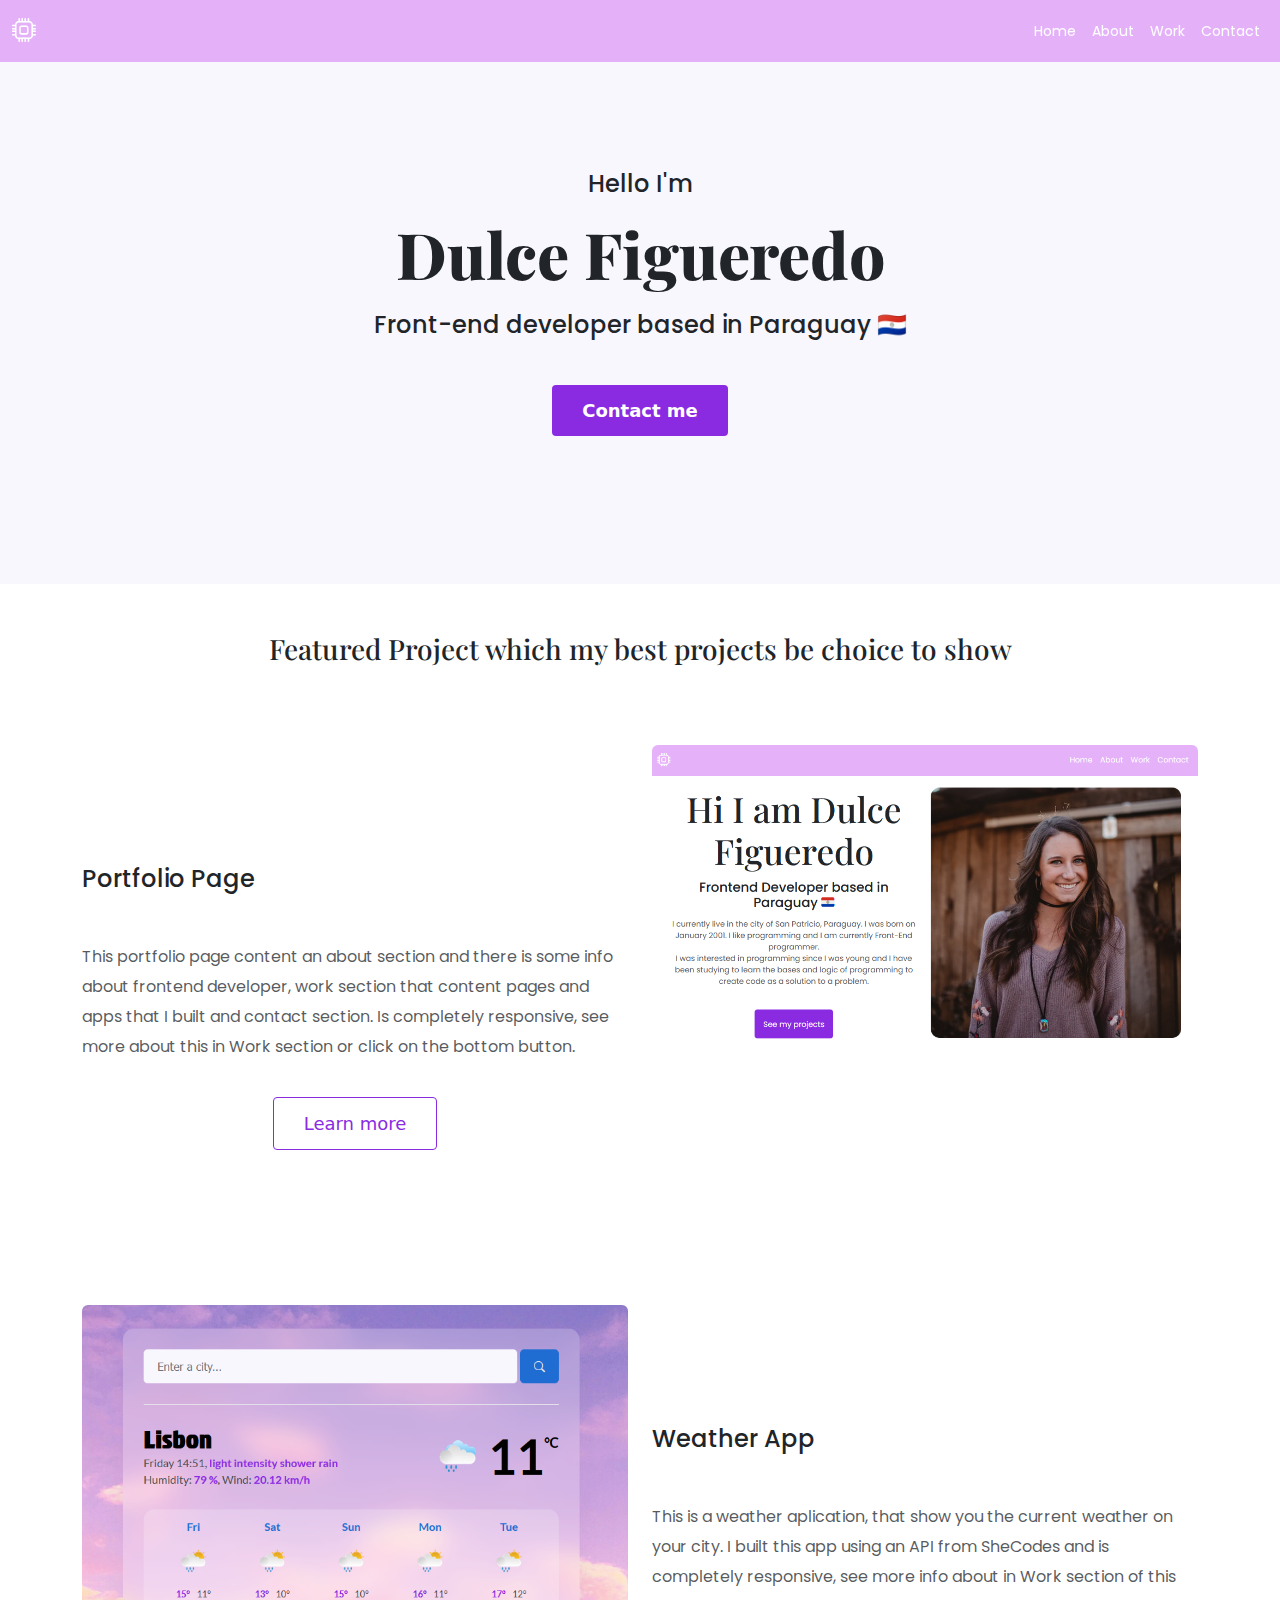
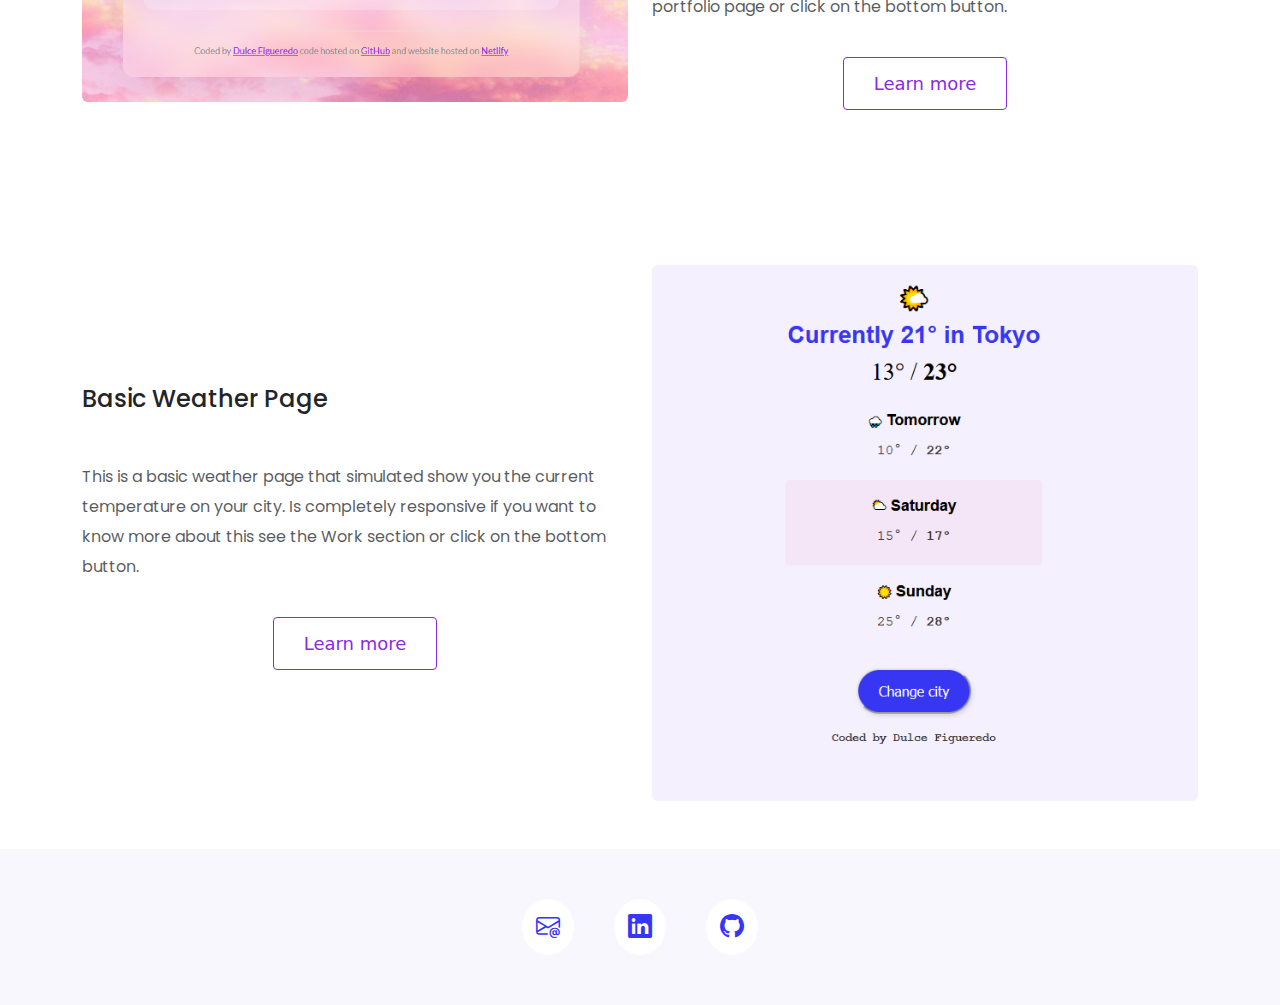
<file: index.html>
<!DOCTYPE html>
<html lang="en">
  <head>
    <meta charset="UTF-8" />
    <meta name="viewport" content="width=device-width, initial-scale=1.0" />
    <meta
      name="description"
      content="Dulce Figueredo is a Frontend developer based in Paraguay"
    />
    <link rel="stylesheet" href="css/style.css" />
    <link
      href="https://cdn.jsdelivr.net/npm/bootstrap@5.3.3/dist/css/bootstrap.min.css"
      rel="stylesheet"
      integrity="sha384-QWTKZyjpPEjISv5WaRU9OFeRpok6YctnYmDr5pNlyT2bRjXh0JMhjY6hW+ALEwIH"
      crossorigin="anonymous"
    />
    <link
      rel="stylesheet"
      href="https://cdn.jsdelivr.net/npm/bootstrap-icons@1.11.3/font/bootstrap-icons.min.css"
    />
    <link rel="preconnect" href="https://fonts.googleapis.com" />
    <link rel="preconnect" href="https://fonts.gstatic.com" crossorigin />
    <link
      href="https://fonts.googleapis.com/css2?family=Playfair+Display:ital,wght@0,400..900;1,400..900&family=Poppins:ital,wght@0,100;0,200;0,300;0,400;0,500;0,600;0,700;0,800;0,900;1,100;1,200;1,300;1,400;1,500;1,600;1,700;1,800;1,900&display=swap"
      rel="stylesheet"
    />
    <script
      src="https://cdn.jsdelivr.net/npm/bootstrap@5.3.3/dist/js/bootstrap.bundle.min.js"
      integrity="sha384-YvpcrYf0tY3lHB60NNkmXc5s9fDVZLESaAA55NDzOxhy9GkcIdslK1eN7N6jIeHz"
      crossorigin="anonymous"
    ></script>
    <title>Dulce Figueredo - Portfolio</title>
  </head>
  <body>
    <nav
      id="nav"
      class="navbar navbar-expand-lg bg-body-tertiary fixed-top"
    ></nav>

    <div class="hero">
      <h2>Hello I'm</h2>
      <h1>Dulce Figueredo</h1>
      <h2 class="mb-5">Front-end developer based in Paraguay 🇵🇾</h2>
      <a title="Contact with me" href="/contact.html" class="btn-contact"
        >Contact me</a
      >
    </div>

    <h3 class="text-center m-5">
      Featured Project which my best projects be choice to show
    </h3>

    <div class="container">
      <div class="row mb-5">
        <div class="col-md-6 description">
          <h2 class="text-start mb-5">Portfolio Page</h2>
          <p class="paragraph text-start text-muted mb-5">
            This portfolio page content an about section and there is some info
            about frontend developer, work section that content pages and apps
            that I built and contact section. Is completely responsive, see more
            about this in Work section or click on the bottom button.
          </p>
          <a class="btn-button" href="/work.html" title="Portfolio Page"
            >Learn more</a
          >
        </div>
        <div class="col-md-6">
          <img
            class="img-fluid rounded display-none"
            src="images/portfolio.png"
            alt="Portfolio Page"
            title="Portfolio Page"
          />
        </div>
      </div>

      <div class="row mb-5">
        <div class="col-md-6">
          <img
            class="img-fluid rounded display-none"
            src="images/weather.png"
            alt="Weather App"
            title="Weather App"
          />
        </div>
        <div class="col-md-6 description">
          <h2 class="text-start mb-5">Weather App</h2>
          <p class="paragraph text-start text-muted mb-5">
            This is a weather aplication, that show you the current weather on
            your city. I built this app using an API from SheCodes and is
            completely responsive, see more info about in Work section of this
            portfolio page or click on the bottom button.
          </p>
          <a class="btn-button" href="/work.html" title="Weather App"
            >Learn more</a
          >
        </div>
      </div>

      <div class="row mb-5">
        <div class="col-md-6 description">
          <h2 class="text-start mb-5">Basic Weather Page</h2>
          <p class="paragraph text-start text-muted mb-5">
            This is a basic weather page that simulated show you the current
            temperature on your city. Is completely responsive if you want to
            know more about this see the Work section or click on the bottom
            button.
          </p>
          <a class="btn-button" href="/work.html" title="Basic Weather Page"
            >Learn more</a
          >
        </div>
        <div class="col-md-6">
          <img
            class="img-fluid rounded display-none"
            src="images/basic-weather.png"
            alt="Basic Weather Page"
            title="Basic Weather Page"
          />
        </div>
      </div>
    </div>

    <footer>
      <div class="social-links d-flex justify-content-center">
        <a
          title="Send email"
          class="email-link"
          href="mailto:dulcefigueredo2252@gmail.com"
          ><i class="bi bi-envelope-at"></i
        ></a>
        <a
          title="Visit my linkedin."
          href="https://www.linkedin.com/in/dulce-figueredo-0b941a298"
          target="_blank"
          ><i class="bi bi-linkedin"></i
        ></a>

        <a
          title="Visit my GitHub"
          href="https://github.com/DulcePy"
          target="_blank"
          ><i class="bi bi-github"></i
        ></a>
      </div>
    </footer>

    <script src="js/index.js"></script>
  </body>
</html>
</file>
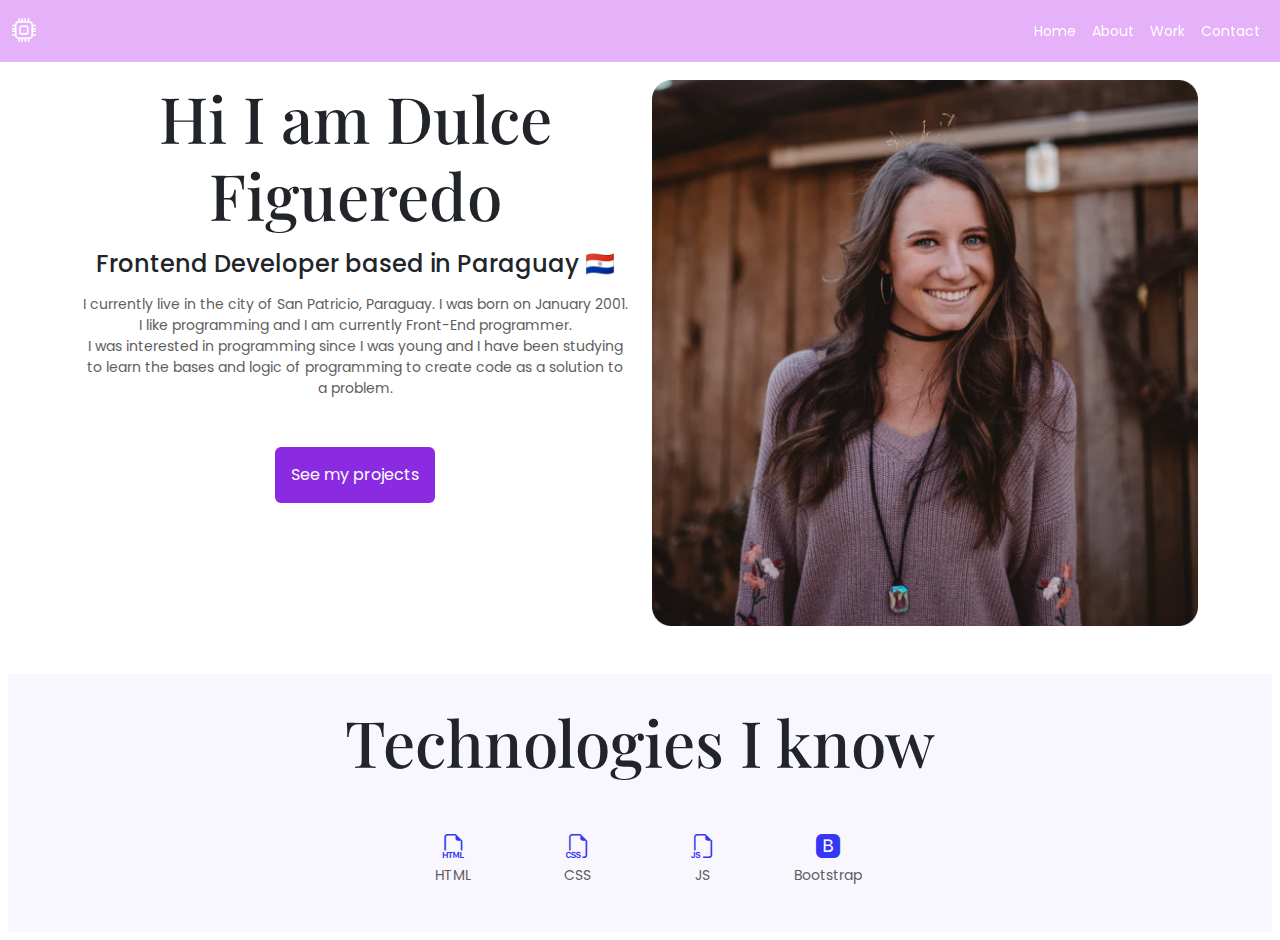
<file: about.html>
<!DOCTYPE html>
<html lang="en">
  <head>
    <meta charset="UTF-8" />
    <meta name="viewport" content="width=device-width, initial-scale=1.0" />
    <meta name="description" content="Basic information about Dulce Figueredo Frontend developer">
    <link rel="stylesheet" href="css/style.css" />
    <link
      href="https://cdn.jsdelivr.net/npm/bootstrap@5.3.3/dist/css/bootstrap.min.css"
      rel="stylesheet"
      integrity="sha384-QWTKZyjpPEjISv5WaRU9OFeRpok6YctnYmDr5pNlyT2bRjXh0JMhjY6hW+ALEwIH"
      crossorigin="anonymous"
    />
    <link
      rel="stylesheet"
      href="https://cdn.jsdelivr.net/npm/bootstrap-icons@1.11.3/font/bootstrap-icons.min.css"
    />
    <link rel="preconnect" href="https://fonts.googleapis.com" />
    <link rel="preconnect" href="https://fonts.gstatic.com" crossorigin />
    <link
      href="https://fonts.googleapis.com/css2?family=Playfair+Display:ital,wght@0,400..900;1,400..900&family=Poppins:ital,wght@0,100;0,200;0,300;0,400;0,500;0,600;0,700;0,800;0,900;1,100;1,200;1,300;1,400;1,500;1,600;1,700;1,800;1,900&display=swap"
      rel="stylesheet"
    />
    <script
      src="https://cdn.jsdelivr.net/npm/bootstrap@5.3.3/dist/js/bootstrap.bundle.min.js"
      integrity="sha384-YvpcrYf0tY3lHB60NNkmXc5s9fDVZLESaAA55NDzOxhy9GkcIdslK1eN7N6jIeHz"
      crossorigin="anonymous"
    ></script>

    <title>Dulce Figueredo - About</title>
  </head>
  <body>
    <nav
      id="nav"
      class="navbar navbar-expand-lg bg-body-tertiary fixed-top"
    ></nav>

    <div class="container">
      <div class="row">
        <div class="col-lg-6">
          <h1 class="mb-3">Hi I am Dulce Figueredo</h1>
          <h2 class="mb-3">Frontend Developer based in Paraguay 🇵🇾</h2>
          <p class="mb-5">
            I currently live in the city of San Patricio, Paraguay. I was born
            on January 2001. I like programming and I am currently Front-End
            programmer. <br />
            I was interested in programming since I was young and I have been
            studying to learn the bases and logic of programming to create code
            as a solution to a problem.
          </p>
          <a
            href="/work.html"
            title="See about projects"
            class="btn btn-style mb-5"
            >See my projects</a
          >
        </div>
        <div class="col-lg-6">
          <img class="img-fluid" src="images/cwgI-patricia.png" alt="This is a reference image" />
        </div>
      </div>
    </div>

    <div class="container-tec mt-5 text-center m-2">
      <h1>Technologies I know</h1>
      <div class="row-content mt-5 d-flex">
        <div class="col-3">
          <i class="bi bi-filetype-html"></i>
          <p>HTML</p>
        </div>
        <div class="col-3">
          <i class="bi bi-filetype-css"></i>
          <p>CSS</p>
        </div>
        <div class="col-3">
          <i class="bi bi-filetype-js"></i>
          <p>JS</p>
        </div>
        <div class="col-3">
          <i class="bi bi-bootstrap-fill"></i>
          <p>Bootstrap</p>
        </div>
      </div>
    </div>

    <script src="js/index.js"></script>
  </body>
</html>
</file>
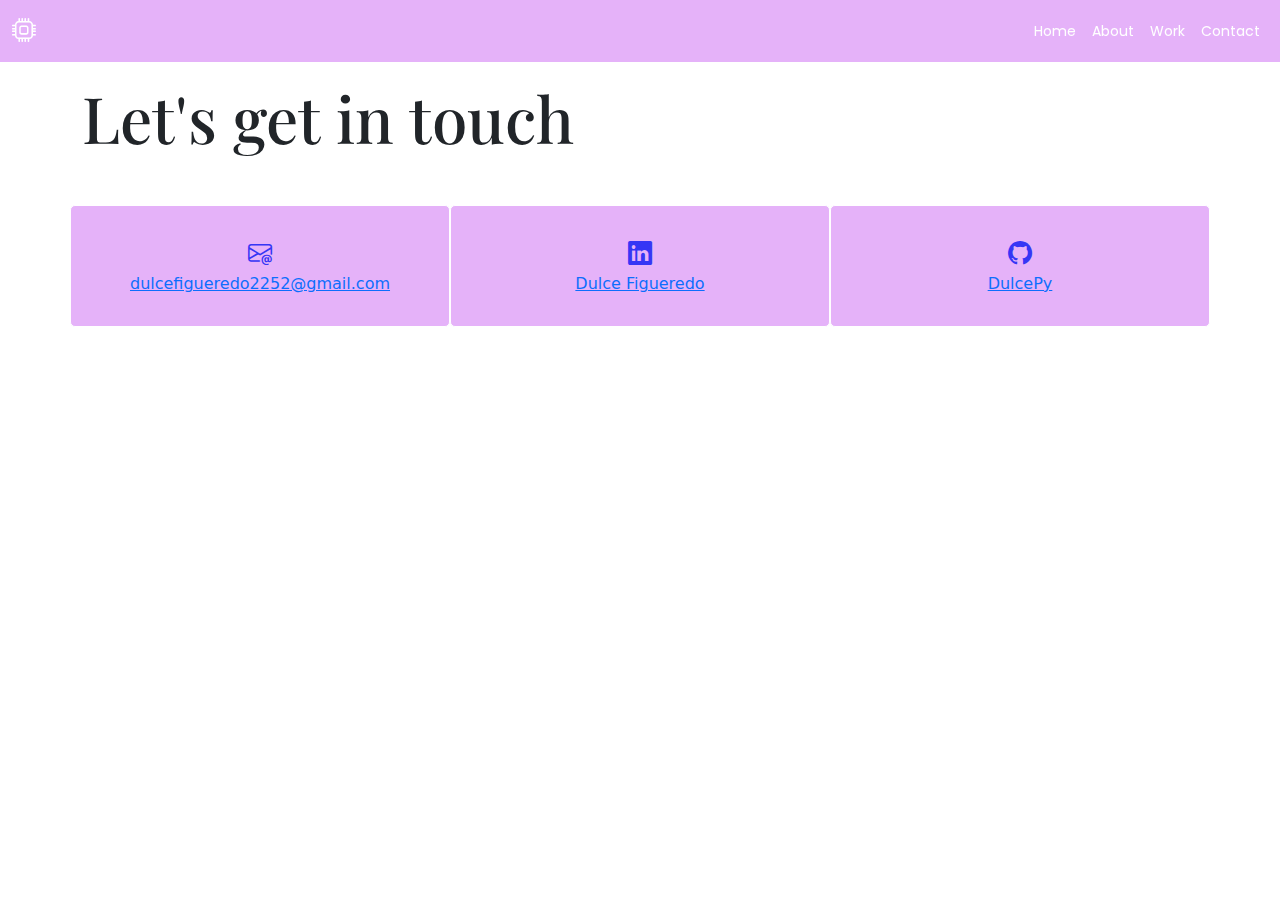
<file: contact.html>
<!DOCTYPE html>
<html lang="en">
  <head>
    <meta charset="UTF-8" />
    <meta name="viewport" content="width=device-width, initial-scale=1.0" />
    <meta name="description" content="If you want to contact with Dulce Frontend developer send an email">
    <link rel="stylesheet" href="css/style.css" />
    <link
      href="https://cdn.jsdelivr.net/npm/bootstrap@5.3.3/dist/css/bootstrap.min.css"
      rel="stylesheet"
      integrity="sha384-QWTKZyjpPEjISv5WaRU9OFeRpok6YctnYmDr5pNlyT2bRjXh0JMhjY6hW+ALEwIH"
      crossorigin="anonymous"
    />
    <link
      rel="stylesheet"
      href="https://cdn.jsdelivr.net/npm/bootstrap-icons@1.11.3/font/bootstrap-icons.min.css"
    />
    <link rel="preconnect" href="https://fonts.googleapis.com" />
    <link rel="preconnect" href="https://fonts.gstatic.com" crossorigin />
    <link
      href="https://fonts.googleapis.com/css2?family=Playfair+Display:ital,wght@0,400..900;1,400..900&family=Poppins:ital,wght@0,100;0,200;0,300;0,400;0,500;0,600;0,700;0,800;0,900;1,100;1,200;1,300;1,400;1,500;1,600;1,700;1,800;1,900&display=swap"
      rel="stylesheet"
    />
    <script
      src="https://cdn.jsdelivr.net/npm/bootstrap@5.3.3/dist/js/bootstrap.bundle.min.js"
      integrity="sha384-YvpcrYf0tY3lHB60NNkmXc5s9fDVZLESaAA55NDzOxhy9GkcIdslK1eN7N6jIeHz"
      crossorigin="anonymous"
    ></script>
    <title>Dulce Figueredo - Contact</title>
  </head>
  <body>

    <nav
      id="nav"
      class="navbar navbar-expand-lg bg-body-tertiary fixed-top"
    ></nav>

    <div class="container">
      <h1>Let's get in touch</h1>
      <div class="row mt-5">
        <div class="col-md-4 contact-link">
          <i class="bi bi-envelope-at"></i><br />
          <a href="mailto:dulcefigueredo2252@gmail.com"
            >dulcefigueredo2252@gmail.com</a
          >
        </div>
        <div class="col-md-4 contact-link">
          <i class="bi bi-linkedin"></i> <br />
          <a
            href="https://www.linkedin.com/in/dulce-figueredo-0b941a298"
            target="_blank"
            >Dulce Figueredo</a
          >
        </div>
        <div class="col-md-4 contact-link">
          <i class="bi bi-github"></i> <br />
          <a href="https://github.com/DulcePy" target="_blank">DulcePy</a>
        </div>
      </div>
    </div>

    <script src="js/index.js"></script>
  </body>
</html>
</file>
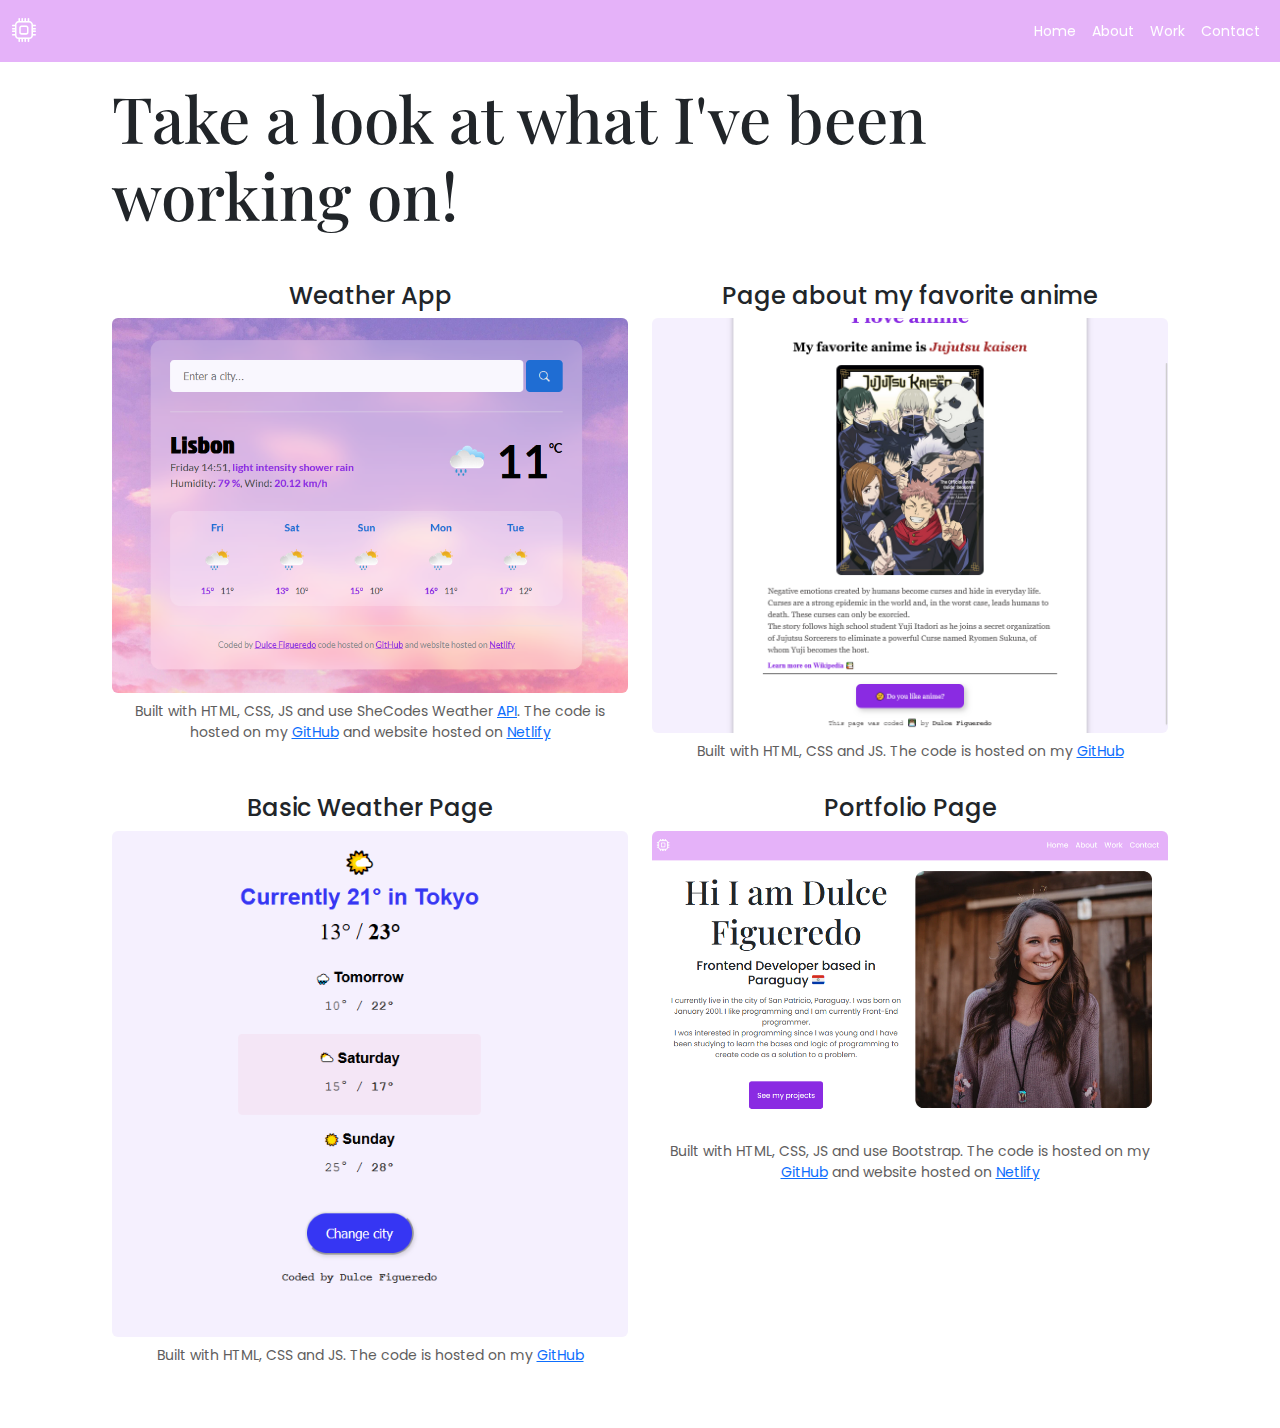
<file: work.html>
<!DOCTYPE html>
<html lang="en">
  <head>
    <meta charset="UTF-8" />
    <meta name="viewport" content="width=device-width, initial-scale=1.0" />
    <link rel="stylesheet" href="css/style.css" />
    <link
      href="https://cdn.jsdelivr.net/npm/bootstrap@5.3.3/dist/css/bootstrap.min.css"
      rel="stylesheet"
      integrity="sha384-QWTKZyjpPEjISv5WaRU9OFeRpok6YctnYmDr5pNlyT2bRjXh0JMhjY6hW+ALEwIH"
      crossorigin="anonymous"
    />
    <link
      rel="stylesheet"
      href="https://cdn.jsdelivr.net/npm/bootstrap-icons@1.11.3/font/bootstrap-icons.min.css"
    />
    <link rel="preconnect" href="https://fonts.googleapis.com" />
    <link rel="preconnect" href="https://fonts.gstatic.com" crossorigin />
    <link
      href="https://fonts.googleapis.com/css2?family=Playfair+Display:ital,wght@0,400..900;1,400..900&family=Poppins:ital,wght@0,100;0,200;0,300;0,400;0,500;0,600;0,700;0,800;0,900;1,100;1,200;1,300;1,400;1,500;1,600;1,700;1,800;1,900&display=swap"
      rel="stylesheet"
    />
    <script
      src="https://cdn.jsdelivr.net/npm/bootstrap@5.3.3/dist/js/bootstrap.bundle.min.js"
      integrity="sha384-YvpcrYf0tY3lHB60NNkmXc5s9fDVZLESaAA55NDzOxhy9GkcIdslK1eN7N6jIeHz"
      crossorigin="anonymous"
    ></script>
    <title>Dulce Figueredo - Projects</title>
  </head>
  <body>
    <nav
      id="nav"
      class="navbar navbar-expand-lg bg-body-tertiary fixed-top"
    ></nav>

    <div class="container container-content">
      <div class="content">
        <h1>Take a look at what I've been working on!</h1>
        <div class="row mt-5">
          <div class="col-md-6 mb-3">
            <h2>Weather App</h2>
            <img
              class="img-fluid rounded"
              src="images/weather.png"
              alt="Image of Weather App"
            />

            <p class="mt-2">
              Built with HTML, CSS, JS and use SheCodes Weather
              <a
                href="https://www.shecodes.io/learn/apis/weather"
                target="_blank"
                >API</a
              >. The code is hosted on my
              <a href="https://github.com/DulcePy/meteoApp" target="_blank"
                >GitHub</a
              >
              and website hosted on
              <a
                href="https://meteo-shecodes-dulce.netlify.app/"
                target="_blank"
                >Netlify</a
              >
            </p>
          </div>
          <div class="col-md-6 mb-3">
            <h2>Page about my favorite anime</h2>
            <img
              class="img-fluid rounded"
              src="images/page-anime.png"
              alt="Image of Anime page"
            />

            <p class="mt-2">
              Built with HTML, CSS and JS. The code is hosted on my
              <a href="https://github.com/DulcePy" target="_blank">GitHub</a>
            </p>
          </div>
          <div class="col-md-6 mb-3">
            <h2>Basic Weather Page</h2>
            <img
              class="img-fluid rounded"
              src="images/basic-weather.png"
              alt="Image of Basic Weather Page"
            />

            <p class="mt-2">
              Built with HTML, CSS and JS. The code is hosted on
              my <a href="https://github.com/DulcePy" target="_blank">GitHub</a>
            </p>
          </div>
          <div class="col-md-6 mb-3">
            <h2>Portfolio Page</h2>
            <img
              class="img-fluid rounded"
              src="images/portfolio.png"
              alt="Image of Portfolio Page"
            />

            <p class="mt-2">
              Built with HTML, CSS, JS and use Bootstrap. The code is hosted on my
              <a href="https://github.com/DulcePy/portfolio" target="_blank"
                >GitHub</a
              >
              and website hosted on
              <a
                href="https://portfolio-dulce.netlify.app/"
                target="_blank"
                >Netlify</a
              >
            </p>
          </div>
        </div>
      </div>
    </div>

    <script src="js/index.js"></script>
  </body>
</html>
</file>
<file: css/style.css>
:root {
  --first-color: blueviolet;
  --secondary-color: rgb(54, 54, 245);
  --white-color: white;
  --grey-color: rgb(95, 94, 94);
  --black-color: black;
  --font-first: "Playfair Display", serif;
  --font-second: "Poppins", sans-serif;
  --nav-color: rgba(223, 159, 247, 0.8);
}

* {
  margin: 0;
  padding: 0;
}

#nav {
  font-family: var(--font-second) !important;
  font-size: 14px !important;
  background: var(--nav-color) !important;
}

.nav-link {
  color: white !important;
}

.container {
  margin-top: 80px;
}

.content {
  margin: 30px;
}

.row {
  display: flex !important;
  justify-content: center !important;
  text-align: center !important;
}

h1 {
  font-family: var(--font-first);
  font-size: 64px !important;
  line-height: 80px;
}

h2 {
  font-family: var(--font-second);
  font-size: 24px !important;
}

p {
  font-family: var(--font-second);
  color: var(--grey-color);
  font-size: 14px;
}

.btn-style {
  background-color: var(--first-color) !important;
  color: var(--white-color) !important;
  font-family: var(--font-second) !important;
  padding: 15px !important;
}

.btn-style:hover {
  background-color: rgb(130, 70, 199) !important;
}

@media (max-width: 400px) {
  h1 {
    font-size: 30px !important;
  }

  h2 {
    font-size: 16px !important;
  }

  p {
    font-size: 12px !important;
  }

  .btn-style {
    padding: 10px !important;
  }
}

.contact-link {
  padding: 30px 15px;
  background-color: var(--nav-color);
  border-radius: 5px;
  border: 1px solid white;
}

i {
  color: var(--secondary-color);
  font-size: 24px;
}

.contact-link a {
  font-size: 16px;
}

.contact-link a:hover {
  color: var(--white-color);
}

@media (max-width: 1000px) {
  .contact-link a {
    font-size: 14px;
  }
}

.hero {
  text-align: center;
  background-color: #f9f7fe;
  padding: 160px 20px;
}

.hero h1 {
  font-family: var(--font-first);
  font-weight: 800 !important;
  font-size: 96px;
}

.hero p {
  font-size: 36px;
  font-weight: 700;
  font-family: var(--font-second);
}

.hero h2 {
  font-size: 24px;
  line-height: 2;
  font-family: var(--font-second);
}

.btn-contact {
  background: var(--first-color);
  border-radius: 4px;
  color: white;
  font-size: 18px;
  line-height: 27px;
  padding: 15px 30px;
  text-decoration: none;
  font-weight: 600;
}

.paragraph {
  font-size: 16px;
  line-height: 30px;
  font-family: "Poppins", sans-serif;
}

.btn-button {
  color: var(--first-color);
  border: 1px solid var(--first-color);
  border-radius: 4px;
  font-size: 18px;
  line-height: 27px;
  padding: 15px 30px;
  text-decoration: none;
}

.btn-button:hover {
  color: var(--secondary-color);
  border: 1px solid var(--secondary-color);
}

.description {
  padding: 120px 60px;
}

h3 {
  font-family: var(--font-first);
}

@media (max-width: 780px) {
  .display-none {
    display: none;
  }

  .description {
    padding: 10px;
  }
}

@media (max-width: 990px) {
  .description {
    padding: 0px;
  }
}

.container-tec {
  background-color: #f9f7fe;
  padding-top: 30px !important;
  padding-bottom: 30px !important;
}

.row-content {
  max-width: 500px;
  margin: 0 auto;
}

footer {
  background-color: #f9f7fe;
  padding: 50px;
}

footer .social-links a {
  margin: 0 20px;
  background: var(--white-color);
  padding: 10px 14px;
  border-radius: 50%;
  font-size: 18px;
  transition: all 100ms ease-in-out;
}

@media (max-width: 500px) {
  .hero h1 {
    font-size: 50px !important;
  }

  .hero p {
    font-size: 24px;
  }

  footer .email-link {
    font-size: 14px;
  }
}

.bi-cpu {
  color: white !important;
}
</file>
